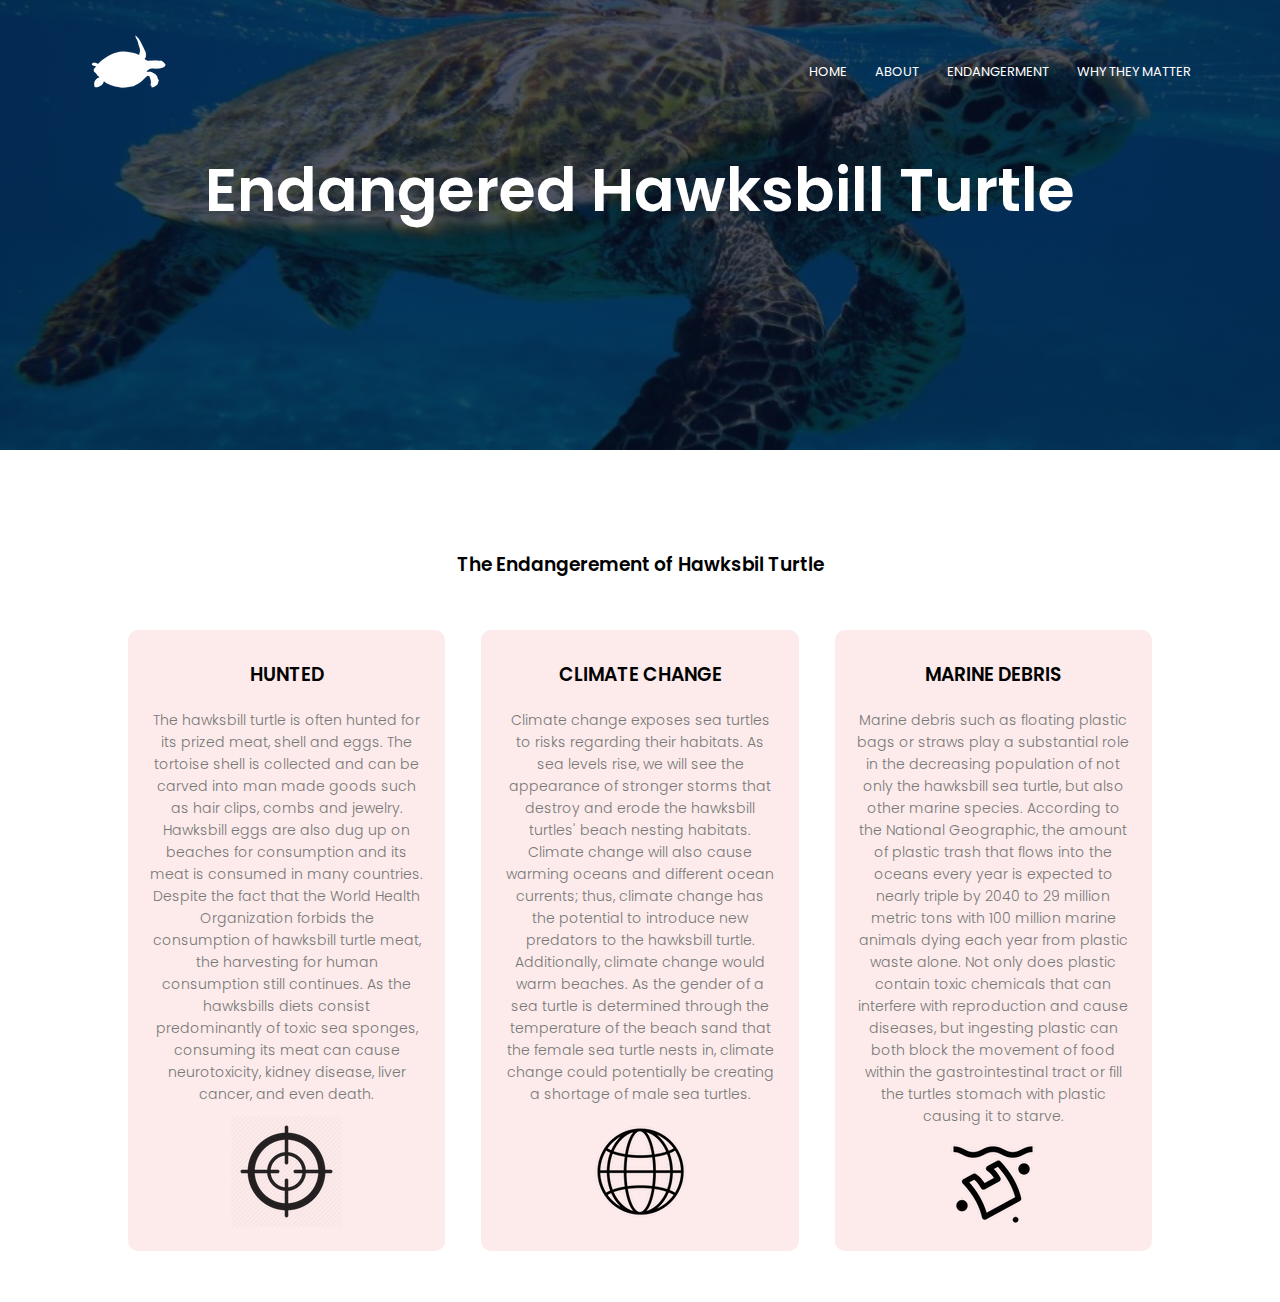
<file: website/endanger.html>
<html>
<head>
<meta name="viewport" content="width=device-width, initial-scale=1.0">
<title>The Hawksbill Turtle</title>
<link rel="stylesheet" href="style.css">
<link href="https://fonts.googleapis.com/css?family=Poppins:100,200,300,400,600,700&display=swap" rel="stylesheet">
<link rel="stylesheet" href="https://stackpath.bootstrapcdn.com/font-awesome/4.7.0/css/font-awesome.min.css"> 
</head>
<body>
    <section class="sub-header">
        <nav>
            <a href="index.html"><img src="logo.png"></a>
            <div class="nav-links" id="navLinks">  
                <i class="fa fa-close" onclick="hideMenu()"></i>
                <ul>
                    <li> <a href = "index.html">HOME</a></li>
                    <li> <a href = "about.html">ABOUT</a></li>
                    <li> <a href = "endanger.html">ENDANGERMENT</a></li>
                    <li> <a href = "help.html">WHY THEY MATTER</a></li>
                </ul>
            </div>
            <i class="fa fa-bars" onclick="showMenu()"></i>
        </nav>   
            <h1>Endangered Hawksbill Turtle</h1>
    </section>
    
    <section class = "danger">
        <h3> The Endangerement of Hawksbil Turtle </h3>
        
        <div class= "row">
            <div class = "col">
                <h3> HUNTED </h3>
                <p> 
                    The hawksbill turtle is often hunted for its prized meat, shell and eggs. The tortoise shell is collected and can be carved into man made goods such as hair clips, combs and jewelry. Hawksbill eggs are also dug up on beaches for consumption and its meat is consumed in many countries. Despite the fact that the World Health Organization forbids the consumption of hawksbill turtle meat, the harvesting for human consumption still continues. As the hawksbills diets consist predominantly of toxic sea sponges, consuming its meat can cause neurotoxicity, kidney disease, liver cancer, and even death. 
                    
                    </p>
                <img src = "target.png">
            </div>
            <div class = "col1">
                <h3> CLIMATE CHANGE </h3>
                <p>
                    Climate change exposes sea turtles to risks regarding their habitats. As sea levels rise, we will see the appearance of stronger storms that destroy and erode the hawksbill turtles&#39 beach nesting habitats. Climate change will also cause warming oceans and different ocean currents; thus, climate change has the potential to introduce new predators to the hawksbill turtle. Additionally, climate change would warm beaches. As the gender of a sea turtle is determined through the temperature of the beach sand that the female sea turtle nests in, climate change could potentially be creating a shortage of male sea turtles. 
                    </p>
                <img src = "globe.png">
            </div>
            <div class = "col2">
                <div class = "text"> 
                <h3> MARINE DEBRIS </h3>
                <p> Marine debris such as floating plastic bags or straws play a substantial role in the decreasing population of not only the hawksbill sea turtle, but also other marine species. According to the National Geographic, the amount of plastic trash that flows into the oceans every year is expected to nearly triple by 2040 to 29 million metric tons with 100 million marine animals dying each year from plastic waste alone. Not only does plastic contain toxic chemicals that can interfere with reproduction and cause diseases, but ingesting plastic can both block the movement of food within the gastrointestinal tract or fill the turtles stomach with plastic causing it to starve.
                </p>
            </div>
                <img src = "plastic.png">
            </div>
        </div>

    </section>


<!----JavaScript for toggle menu---->
<script>
    var navLinks = document.getElementById("navLinks");

    function showMenu() {
        navLinks.style.right = "0";
    }

    function hideMenu() {
        navLinks.style.right = "-200px";
    }
</script> 
    
</body>
</html>
</file>
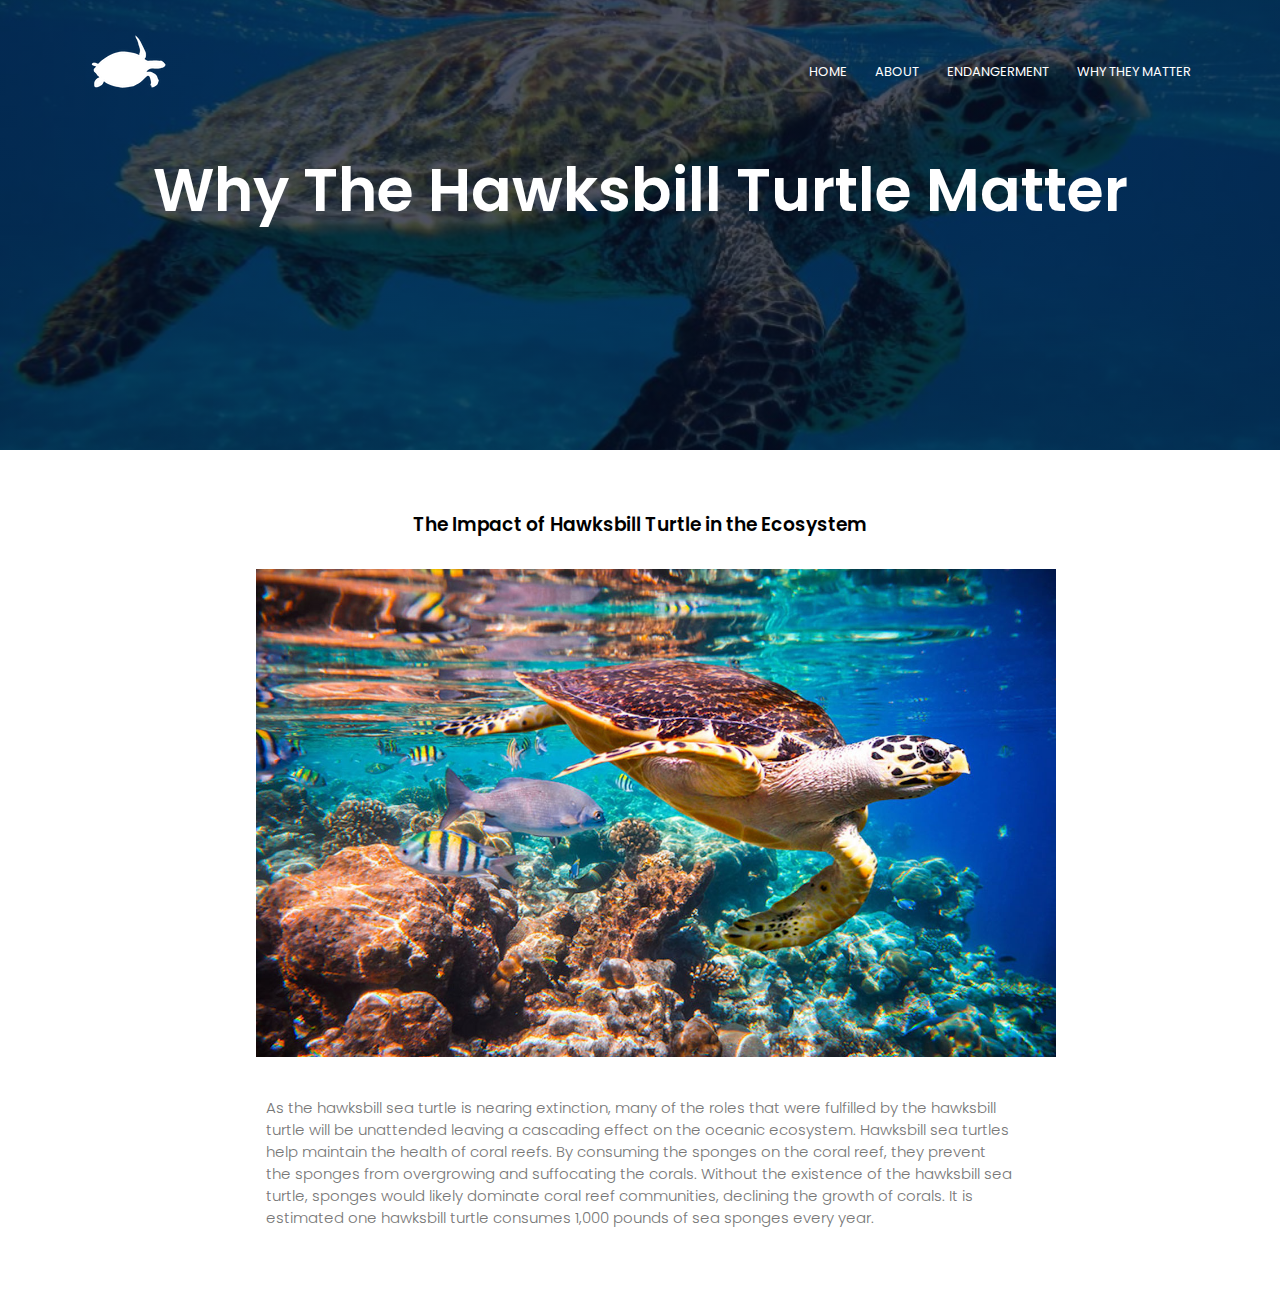
<file: website/help.html>
<html>
<head>
<meta name="viewport" content="width=device-width, initial-scale=1.0">
<title>The Hawksbill Turtle</title>
<link rel="stylesheet" href="style.css">
<link href="https://fonts.googleapis.com/css?family=Poppins:100,200,300,400,600,700&display=swap" rel="stylesheet">
<link rel="stylesheet" href="https://stackpath.bootstrapcdn.com/font-awesome/4.7.0/css/font-awesome.min.css"> 
</head>
<body>
    <section class="sub-header">
        <nav>
            <a href="index.html"><img src="logo.png"></a>
            <div class="nav-links" id="navLinks">  
                <i class="fa fa-close" onclick="hideMenu()"></i>
                <ul>
                    <li> <a href = "index.html">HOME</a></li>
                    <li> <a href = "about.html">ABOUT</a></li>
                    <li> <a href = "endanger.html">ENDANGERMENT</a></li>
                    <li> <a href = "help.html">WHY THEY MATTER</a></li>
                </ul>
            </div>
            <i class="fa fa-bars" onclick="showMenu()"></i>
        </nav>   
            <h1>Why The Hawksbill Turtle Matter</h1>
    </section>
    
    <section class = "help">
        <h3> The Impact of Hawksbill Turtle in the Ecosystem </h3>
        <img src = "eco.jpg">
        <p> As the hawksbill sea turtle is nearing extinction, many of the roles that were fulfilled by the hawksbill turtle will be unattended leaving a cascading effect on the oceanic ecosystem. Hawksbill sea turtles help maintain the health of coral reefs.
            By consuming the  sponges on the coral reef, they prevent the sponges from overgrowing and suffocating the corals. Without the existence of the hawksbill sea turtle, sponges would likely dominate coral reef communities, declining the growth of corals. It is estimated one hawksbill turtle consumes 1,000 pounds of sea sponges every year.
           
           
           </p>
    


<!----JavaScript for toggle menu---->
<script>
    var navLinks = document.getElementById("navLinks");

    function showMenu() {
        navLinks.style.right = "0";
    }

    function hideMenu() {
        navLinks.style.right = "-200px";
    }
</script> 
    
</body>
</html>
</file>
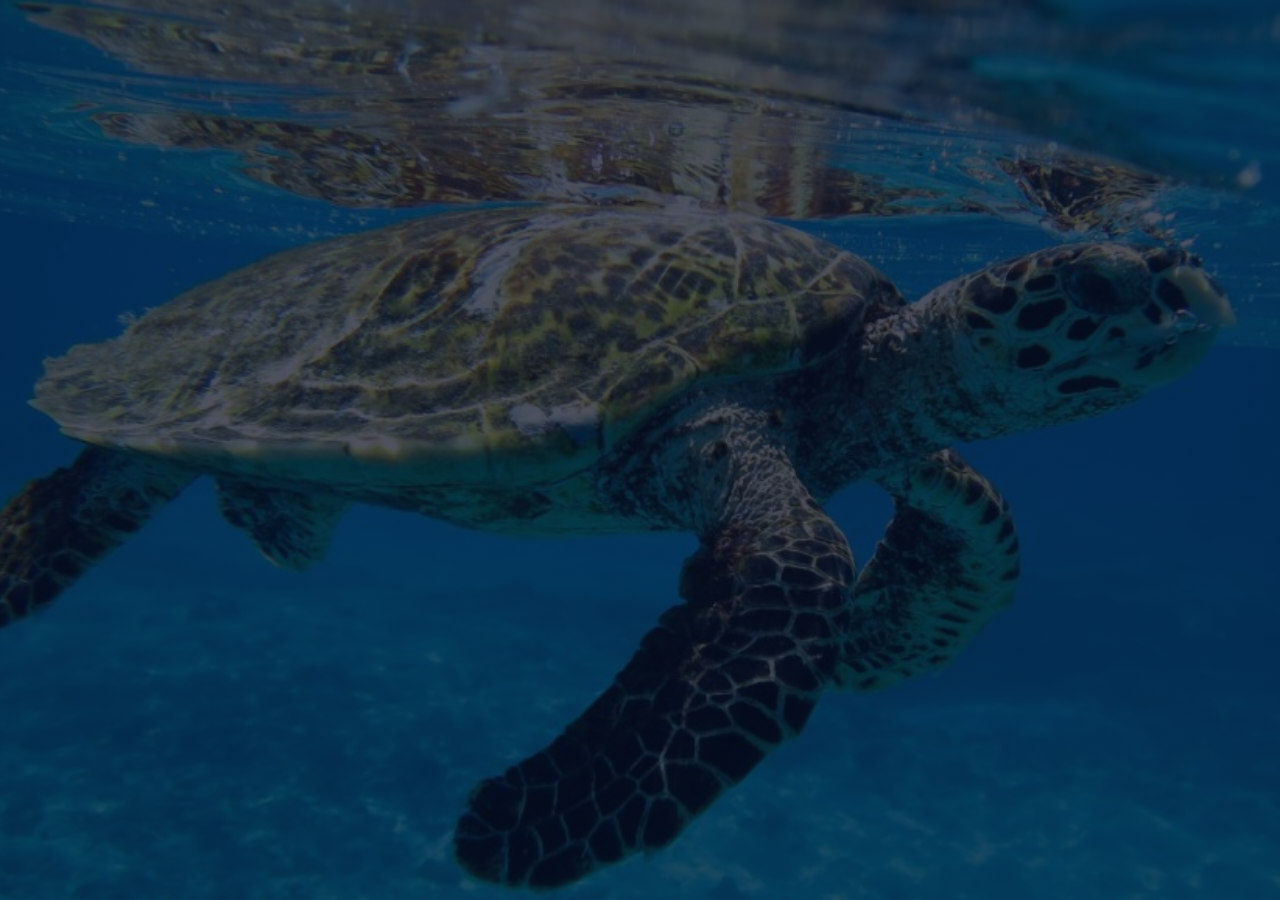
<file: website/TURTLE.html>
<!DOCTYPE html>
<html>
<head>
    <meta name ="viewport" content ="with=device-width, initial-
    scale = 1.0">
    <title> The Hawksbil Turtle </title>
    <link rel ="stylesheet" href ="style.css">
</head>
<body>
    <section class ="header">
    </section>
</body>
</html>
</file>
<file: website/style.css>
*{
    margin: 0;
    padding: 0;
    font-family: 'Poppins', sans-serif;
}
.header{
    min-height: 100vh;
    width: 100%;
    background-image: linear-gradient(rgba(4,9,30,0.7),rgba(4,9,30,0.7)),url(turtleback.jpg);
    background-position: center;
    background-size: cover;
    position: relative;
}
nav {
    display: flex;
    padding: 2% 6%;
    justify-content: space-between;
    align-items: center;

}
nav img{
    width: 150 px;
}
.nav-links{
    flex: 1;
    text-align:right;
}
.nav-links ul li{
    list-style: none;
    display: inline-block;
    padding: 8px 12px;
    position: relative;
}
/* a is for links, if unliked list dont use a*/

.nav-links ul li a{
    color: #fff;
    text-decoration: none;
    font-size: 13px;
}

.nav-links ul li::after{
    width: 0%;
    content: '';
    height: 2px;
    background: #f44336;
    display: block;
    margin: auto;
    transition: 0.5s;
}

.nav-links ul li:hover::after{
    width: 100%;
}

.text-box {
    width: 80%;
    color: #fff;
    position: absolute;
    top: 50%;
    left: 50%;
    transform: translate(-50%, -50%);
    text-align: center;
}


.text-box h1{
    font-size: 50px;
}

.text-box p{
    margin: 10px 0 40px;
    font-size: 14px;
    color: #fff;
}
.hero-btn {
    display: inline-block;
    text-decoration:none;
    color:#fff;
    border: 1px solid #fff;
    padding: 12px 34px;
    font-size: 13px;
    background: transparent;
    position:relative;
    cursor: pointer;
}

.hero-btn:hover{ 
    border: 1px solid #f44336;
    background: #f44336;
    transition: 1s;
}
nav .fa{

    display: none
}


@media(max-width: 700px) {
    .text-box h1 {
        font-size: 20px;
    }
    .nav-links ul li {
        display: block;
    }
    .nav-links {
        position: absolute;
        background: #f44336;
        height: 100vh;
        width: 200px;
        top: 0;
        right: -200;
        text-align: left;
        z-index: 2;
        transition: 1s;
    }
    nav .fa{
        display: block;
        color: #fff;
        margin:10px;
        font-size:22px;
        cursor: pointer;
    }
}
.about {
    width: 80%;
    margin: auto;
    text-align: center;
    padding-top: 90px;
}


.danger {
    width: 80%;
    margin: auto;
    text-align: center;
    padding-top: 90px;
}

p {
    color: #777;
    font-size: 14px;
    font-weight: 300;
    line-height: 22px;
    padding: 10px;
}

.row{
    margin-top: 5%;
    display: flex;
    justify-content: space-between;
}

.col{
    flex-basis: 31%;
    background: #f4bdba4e;
    border-radius: 10px;
    margin-bottom: 5%;
    padding: 20px 12px;
    box-sizing: border-box;
    transition: 1s;
}

.col1{
    flex-basis: 31%;
    background: #f4bdba4e;
    border-radius: 10px;
    margin-bottom: 5%;
    padding: 20px 12px;
    box-sizing: border-box;
    transition: 1s;
}
.col2{
    flex-basis: 31%;
    background: #f4bdba4e;
    border-radius: 10px;
    margin-bottom: 5%;
    padding: 20px 12px;
    box-sizing: border-box;
    transition: 1s;
}
.col text{
    opacity: 0;
}
.col1 text{
    opacity: 0;
}
.col2 text{
    opacity: 0;
}
.col p {
  
}

h3 {
    text-align: center;
    font-weight: 600;
    margin: 10px 0px;
}
h1 {
    text-align: center;
    font-size: 60px;
    font-weight: 600;
}

.col img{
    transition: 1s;

}
.col1 img{
    transition: 1;

}

.col2 img{
    transition: 1s; 
}


.col:hover {
    background: rgba(246, 119, 119, 0.7)
}

.col1:hover {
    background: rgba(246, 119, 119, 0.7)
}

.col2:hover {
    background: rgba(246, 119, 119, 0.7)

}

.col:hover text{
    opacity: 1;
}

.col:hover img{
    opacity: 0;
}

.col1:hover text{
    opacity: 1;
}
.col1:hover img{
    opacity: 0;
}

.col2:hover text{
    opacity: 1;
}
.col2:hover img{
    opacity: 0;
}
@media(max-width: 700px) {
    .row{
        flex-direction: column;
    }
}

.sub-header {
    height: 50vh;
    width: 100%;
    background-image:linear-gradient(rgba(4,9,30,0.7),rgba(4,9,30,0.7)), url(turtleback.jpg);
    background-position: center;
    background-size: cover;
    text-align: center;
    color: #fff;

}

.sub-header p{
    padding: 100px 12px;
}
.about-us h1 {
    font-size: larger;
}

.about-us{
    width: 80%;
    margin: auto;
    padding-top: 30px;
    padding-bottom: 50px;

}

.about-col{
    flex-basis: 48%;
    padding: 30px 2px;
    position: relative;

}




.imgcol1 h2 {
    position: absolute;
    top: 20%;
    left: 50%;
    transform: translate(-50%, -50%);
    opacity: 0;
    color: white;
    transition: 1s;

}

.imgcol1:hover h2{

    opacity: 1;
}


.imgcol2 h2 {
    position: absolute;
    top: 52%;
    left: 50%;
    transform: translate(-50%, -50%);
    opacity: 0;
    color: white;
    transition: 1s;

}

.imgcol2:hover h2{
    opacity: 1;
}




.imgcol3 h2 {
    position: absolute;
    top: 82%;
    left: 50%;
    transform: translate(-50%, -50%);
    opacity: 0;
    color: white;
    transition: 1s;

}

.imgcol3:hover h2{
    opacity: 1;
}
.about-col img{
   width: 90%;
}

.about-col h1{
    padding-top: 0;
}
.about-col p{
    padding: 15px 0px 25px;

}

.help {
    width: 60%;
    margin: auto;
    padding-top: 50px;
    padding-bottom: 50px;
}


.help img{
    display: block;
    margin-left: auto;
    margin-right: auto;
    width: 50%;
    padding-top: 20px;
    width: 800px;
}
.help p{
    padding-top: 40px;
    font-size: 15px;
}
</file>
